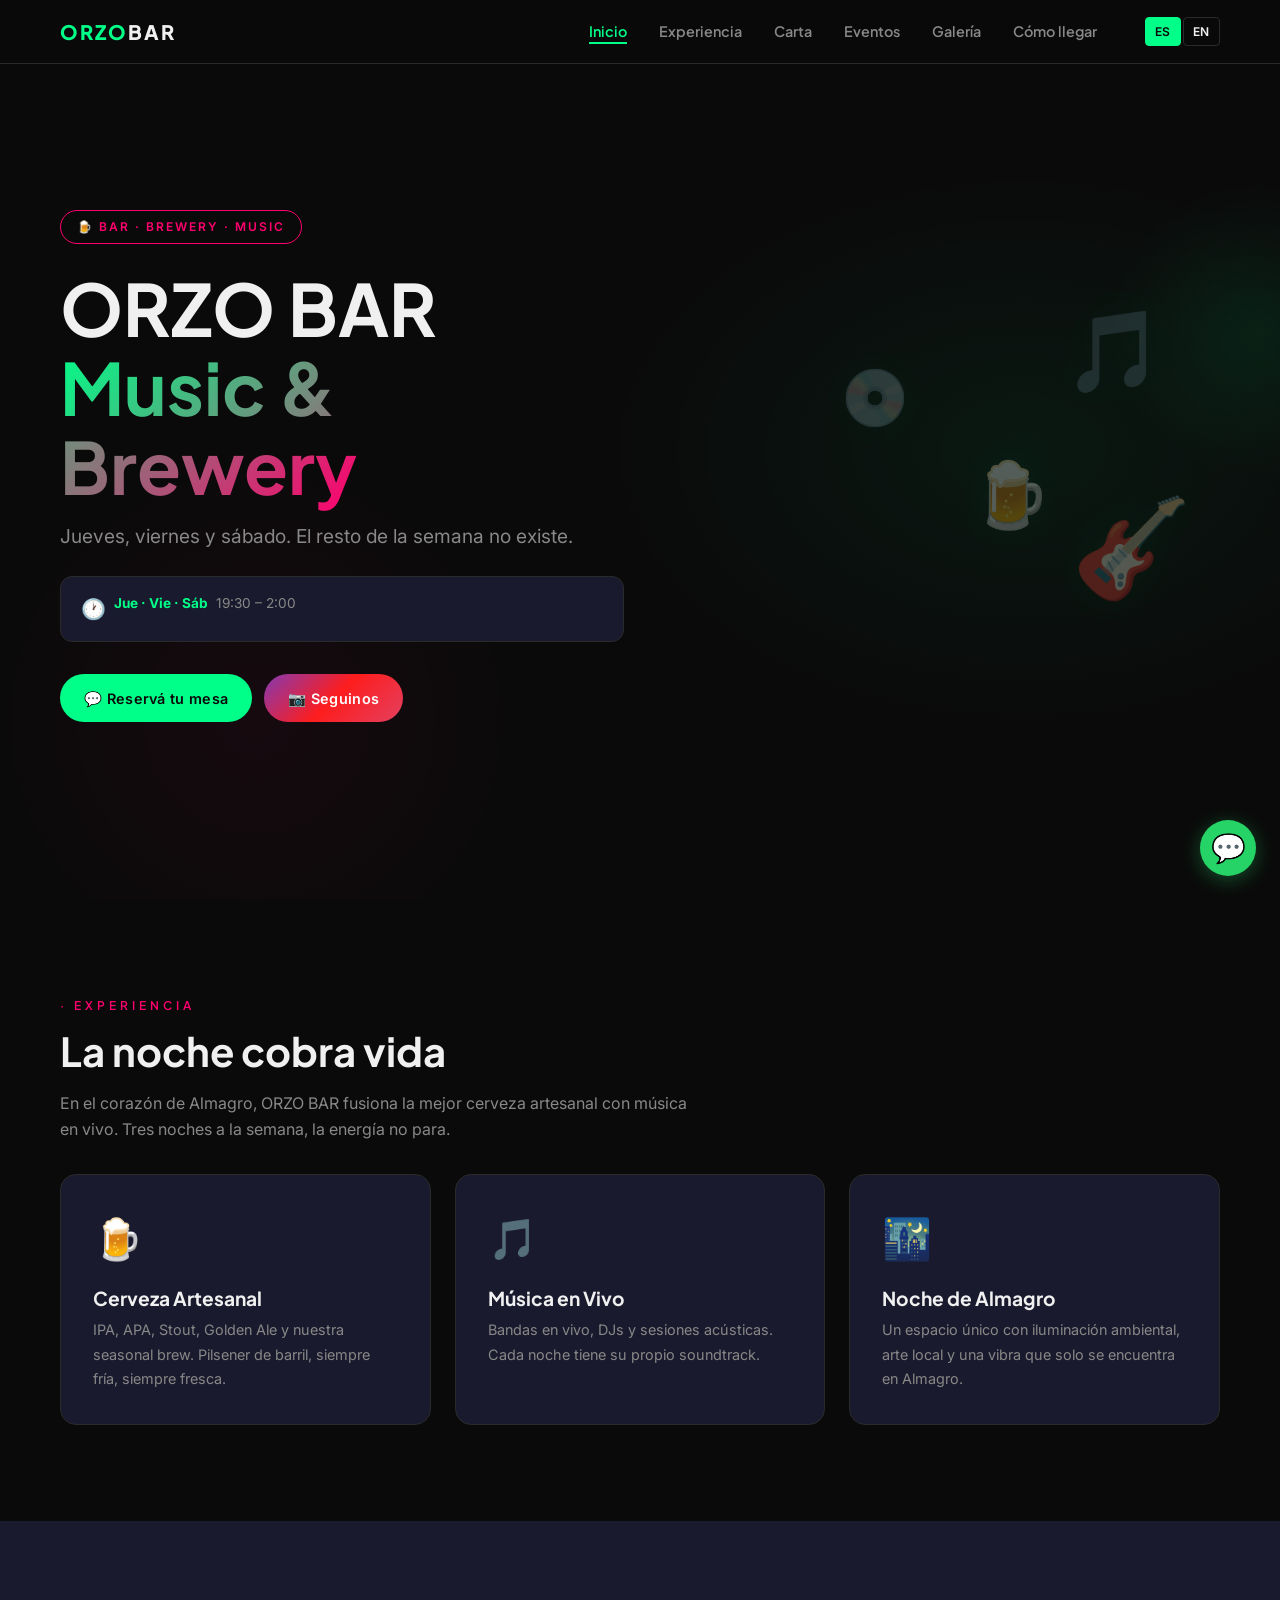
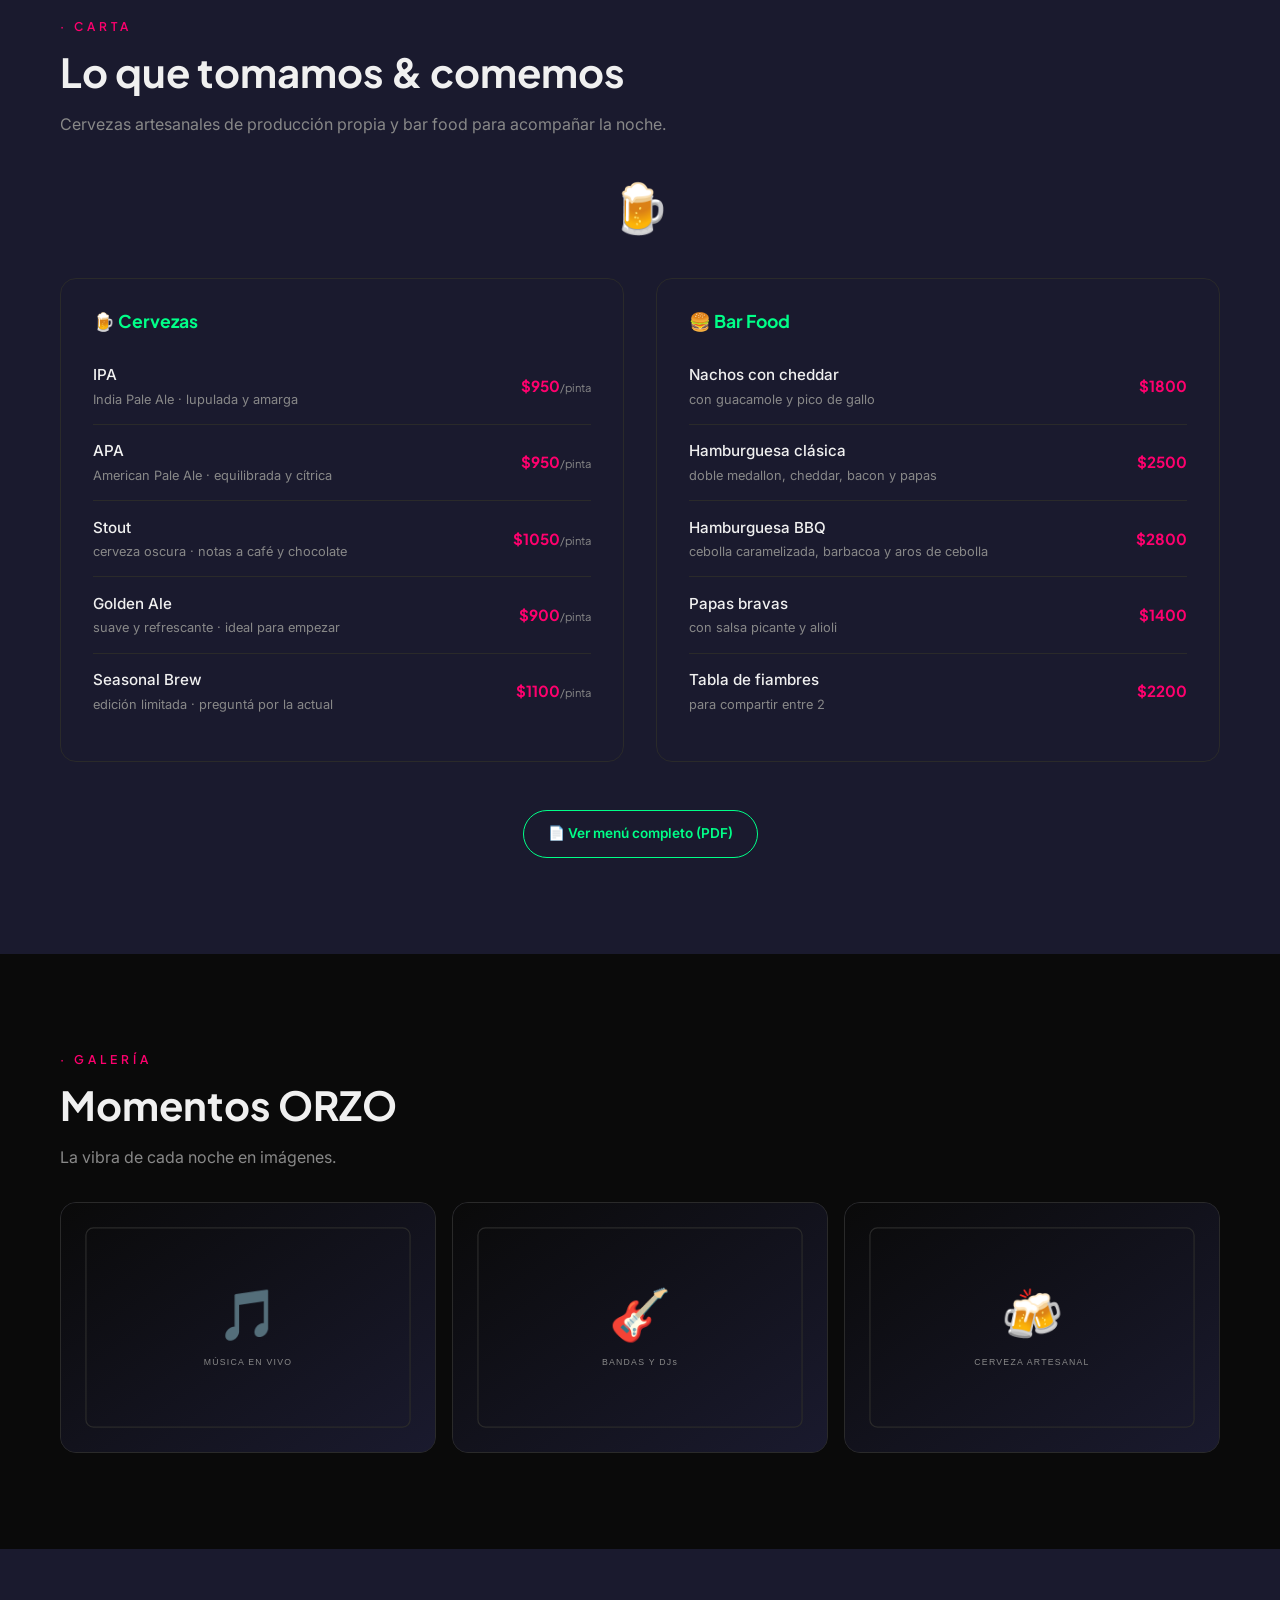
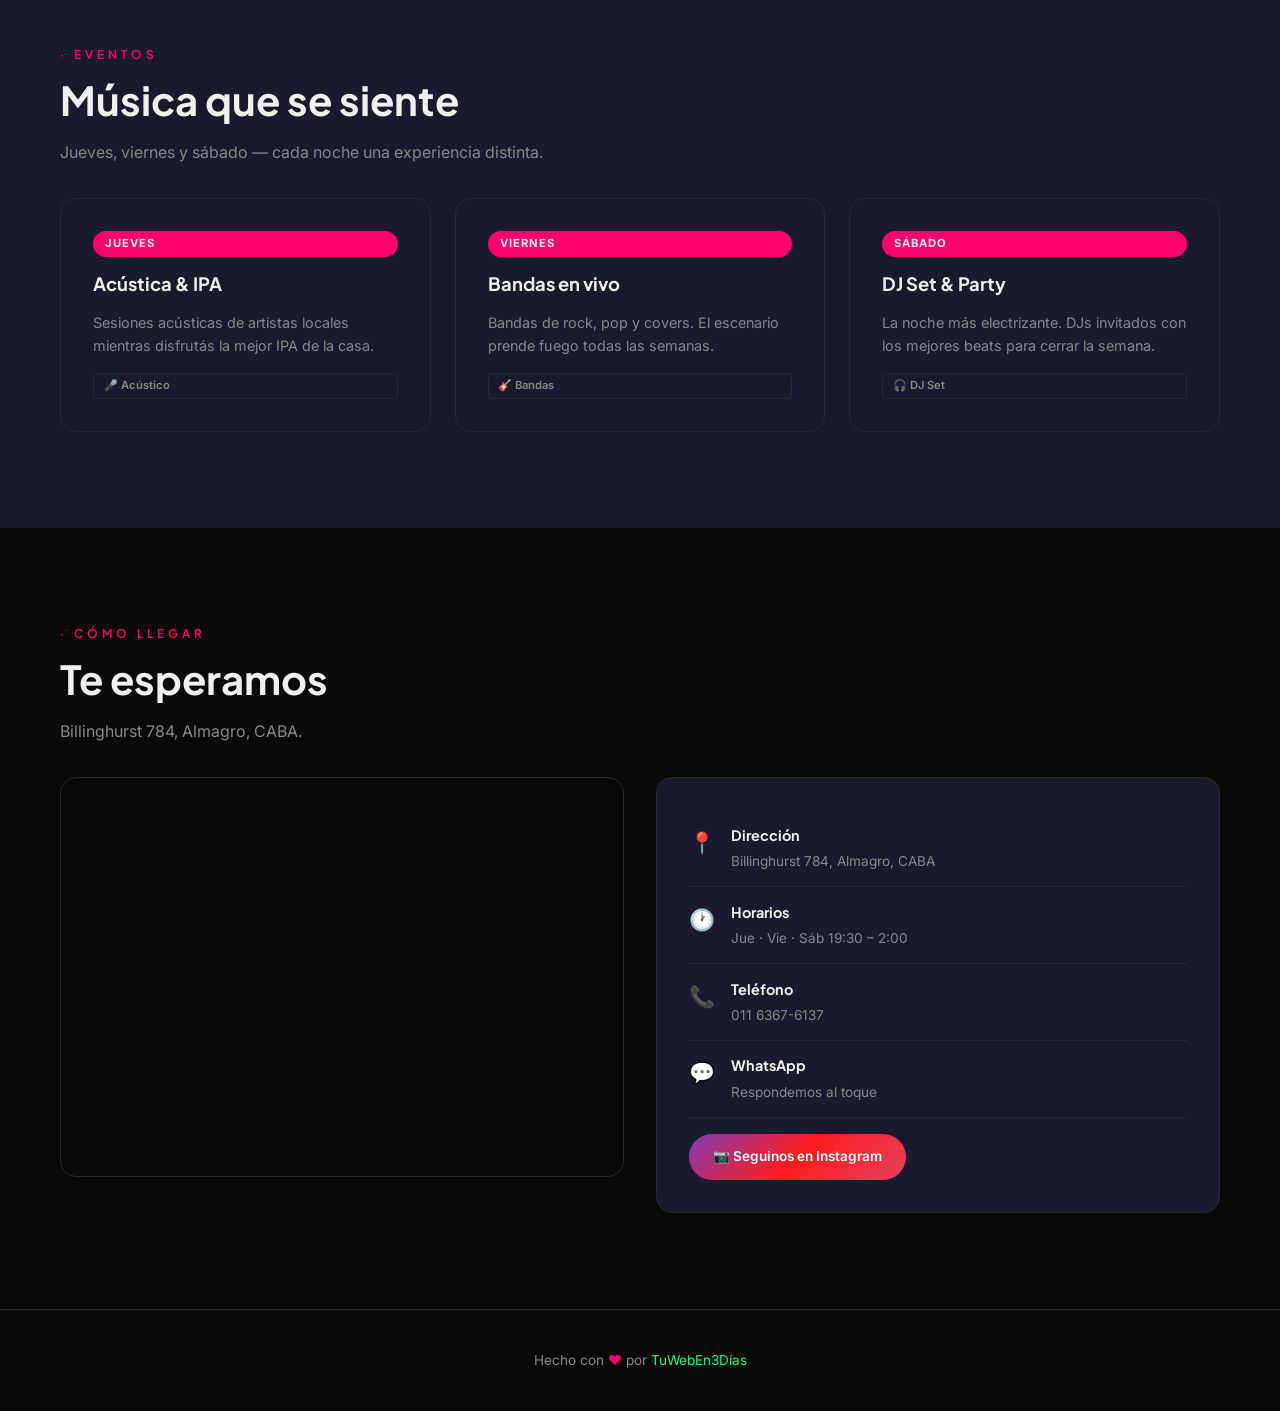
<file: index.html>
<!DOCTYPE html>
<html lang="es" prefix="og: https://ogp.me/ns#">
<head>
<meta charset="UTF-8">
<meta name="viewport" content="width=device-width, initial-scale=1.0">
<title>ORZO BAR Music & Brewery — Cerveza artesanal y música en vivo en Almagro</title>
<meta name="description" content="ORZO BAR Music & Brewery en Almagro, CABA. Cerveza artesanal, música en vivo, DJs y bands. Abierto jueves, viernes y sábados de 19:30 a 2:00.">
<meta name="keywords" content="orzo bar, cerveza artesanal, música en vivo, almagro, bar almagro, brewery buenos aires, craft beer caba">
<meta name="robots" content="index, follow">
<meta name="language" content="es">
<meta property="og:title" content="ORZO BAR Music & Brewery — Cerveza artesanal y música en vivo">
<meta property="og:description" content="Cerveza artesanal, música en vivo, DJs y bands en Almagro. Abierto jueves, viernes y sábados.">
<meta property="og:type" content="website">
<meta property="og:url" content="https://tuweben3dias.github.io/demo-orzo-bar-music-brewery/">
<meta property="og:locale" content="es_AR">
<meta name="theme-color" content="#0A0A0A">
<link rel="canonical" href="https://tuweben3dias.github.io/demo-orzo-bar-music-brewery/">
<link rel="alternate" hreflang="es" href="https://tuweben3dias.github.io/demo-orzo-bar-music-brewery/">
<link rel="alternate" hreflang="en" href="https://tuweben3dias.github.io/demo-orzo-bar-music-brewery/en/">
<link rel="preconnect" href="https://fonts.googleapis.com">
<link rel="preconnect" href="https://fonts.gstatic.com" crossorigin>
<link href="https://fonts.googleapis.com/css2?family=Inter:wght@400;500;600;700&family=Plus+Jakarta+Sans:wght@600;700;800&display=swap" rel="stylesheet">
<link rel="stylesheet" href="css/styles.css">
<script type="application/ld+json">
{
  "@context": "https://schema.org",
  "@type": "BarOrPub",
  "name": "ORZO BAR Music & Brewery",
  "description": "Bar de cerveza artesanal y música en vivo en Almagro, Buenos Aires.",
  "url": "https://tuweben3dias.github.io/demo-orzo-bar-music-brewery/",
  "telephone": "+54 11 6367-6137",
  "image": "https://tuweben3dias.github.io/demo-orzo-bar-music-brewery/imgs/placeholder-hero.svg",
  "address": {
    "@type": "PostalAddress",
    "streetAddress": "Billinghurst 784",
    "addressLocality": "Almagro",
    "addressRegion": "CABA",
    "addressCountry": "AR",
    "postalCode": "C1174 ABN"
  },
  "geo": {
    "@type": "GeoCoordinates",
    "latitude": -34.6037,
    "longitude": -58.4204
  },
  "openingHoursSpecification": [
    { "@type": "OpeningHoursSpecification", "dayOfWeek": "Thursday", "opens": "19:30", "closes": "02:00" },
    { "@type": "OpeningHoursSpecification", "dayOfWeek": "Friday", "opens": "19:30", "closes": "02:00" },
    { "@type": "OpeningHoursSpecification", "dayOfWeek": "Saturday", "opens": "19:30", "closes": "02:00" }
  ],
  "sameAs": "https://www.instagram.com/orzobarmusic"
}
</script>

<!-- Google tag (gtag.js) -->
<script async src="https://www.googletagmanager.com/gtag/js?id=G-WNGLL9WG7B"></script>
<script>
  window.dataLayer = window.dataLayer || [];
  function gtag(){dataLayer.push(arguments);}
  gtag('js', new Date());
  gtag('config', 'G-WNGLL9WG7B');
</script>

</head>
<body>

<!-- NAVBAR -->
<nav class="nav" aria-label="Navegación principal">
  <div class="container">
    <a href="#" class="nav-logo">ORZO<span>BAR</span></a>
    <button class="nav-toggle" aria-label="Abrir menú" aria-expanded="false">
      <span></span><span></span><span></span>
    </button>
    <ul class="nav-menu" role="menubar">
      <li><a href="#inicio" class="nav-link" role="menuitem">Inicio</a></li>
      <li><a href="#experiencia" class="nav-link" role="menuitem">Experiencia</a></li>
      <li><a href="#carta" class="nav-link" role="menuitem">Carta</a></li>
      <li><a href="#eventos" class="nav-link" role="menuitem">Eventos</a></li>
      <li><a href="#galeria" class="nav-link" role="menuitem">Galería</a></li>
      <li><a href="#como-llegar" class="nav-link" role="menuitem">Cómo llegar</a></li>
      <li class="nav-lang">
        <a href="/demo-orzo-bar-music-brewery/" class="active" aria-label="Español">ES</a>
        <a href="/demo-orzo-bar-music-brewery/en/" aria-label="English">EN</a>
      </li>
    </ul>
  </div>
</nav>
<div class="nav-overlay" aria-hidden="true"></div>

<!-- HERO -->
<section id="inicio" class="hero">
  <div class="hero-glow" aria-hidden="true"></div>
  <div class="container hero-grid">
    <div class="hero-content">
      <div class="hero-badge fade-in">🍺 Bar · Brewery · Music</div>
      <h1 class="hero-title fade-in" style="transition-delay:.1s">
        ORZO BAR<br>
        <span class="highlight">Music &amp; Brewery</span>
      </h1>
      <p class="hero-tagline fade-in" style="transition-delay:.2s">
        Jueves, viernes y sábado. El resto de la semana no existe.
      </p>
      <div class="hero-hours fade-in" style="transition-delay:.25s">
        <span class="hero-hours-icon">🕐</span>
        <span class="hero-hours-text">
          <strong>Jue · Vie · Sáb</strong> &nbsp;19:30 – 2:00
        </span>
      </div>
      <div class="hero-actions fade-in" style="transition-delay:.3s">
        <a href="https://wa.me/5491163676137?text=%C2%A1Hola!%20Quiero%20m%C3%A1s%20informaci%C3%B3n%20sobre%20ORZO%20BAR%20Music%20%26%20Brewery%20%F0%9F%8D%BA%F0%9F%8E%B5" target="_blank" rel="noopener" class="btn btn-primary wa-hero">💬 Reservá tu mesa</a>
        <a href="https://www.instagram.com/orzobarmusic" target="_blank" rel="noopener" class="btn btn-ig">📷 Seguinos</a>
      </div>
    </div>
    <div class="hero-decor fade-in" style="transition-delay:.35s">
      <div class="hero-decor-inner">
        <div class="floating-el" aria-hidden="true">🎵</div>
        <div class="floating-el" aria-hidden="true">🍺</div>
        <div class="floating-el" aria-hidden="true">🎸</div>
        <div class="floating-el" aria-hidden="true">💿</div>
      </div>
    </div>
  </div>
</section>

<!-- EXPERIENCIA -->
<section id="experiencia" class="section">
  <div class="container">
    <div class="fade-in">
      <span class="section-label">· Experiencia</span>
      <h2 class="section-title">La noche cobra vida</h2>
      <p class="section-sub">En el corazón de Almagro, ORZO BAR fusiona la mejor cerveza artesanal con música en vivo. Tres noches a la semana, la energía no para.</p>
    </div>
    <div class="experiencia-grid stagger-children">
      <article class="exp-card">
        <div class="exp-icon">🍺</div>
        <h3>Cerveza Artesanal</h3>
        <p>IPA, APA, Stout, Golden Ale y nuestra seasonal brew. Pilsener de barril, siempre fría, siempre fresca.</p>
      </article>
      <article class="exp-card">
        <div class="exp-icon">🎵</div>
        <h3>Música en Vivo</h3>
        <p>Bandas en vivo, DJs y sesiones acústicas. Cada noche tiene su propio soundtrack.</p>
      </article>
      <article class="exp-card">
        <div class="exp-icon">🌃</div>
        <h3>Noche de Almagro</h3>
        <p>Un espacio único con iluminación ambiental, arte local y una vibra que solo se encuentra en Almagro.</p>
      </article>
    </div>
  </div>
</section>

<!-- CARTA -->
<section id="carta" class="section" style="background:var(--color-surface)">
  <div class="container">
    <div class="fade-in">
      <span class="section-label">· Carta</span>
      <h2 class="section-title">Lo que tomamos &amp; comemos</h2>
      <p class="section-sub">Cervezas artesanales de producción propia y bar food para acompañar la noche.</p>
    </div>
    <div class="carta-header-img fade-in">🍺</div>
    <div class="carta-grid stagger-children">
      <div class="carta-card">
        <h3>🍺 Cervezas</h3>
        <div class="carta-item">
          <div><span class="carta-item-name">IPA</span><span class="carta-item-desc">India Pale Ale · lupulada y amarga</span></div>
          <span class="carta-item-price">$950<span>/pinta</span></span>
        </div>
        <div class="carta-item">
          <div><span class="carta-item-name">APA</span><span class="carta-item-desc">American Pale Ale · equilibrada y cítrica</span></div>
          <span class="carta-item-price">$950<span>/pinta</span></span>
        </div>
        <div class="carta-item">
          <div><span class="carta-item-name">Stout</span><span class="carta-item-desc">cerveza oscura · notas a café y chocolate</span></div>
          <span class="carta-item-price">$1050<span>/pinta</span></span>
        </div>
        <div class="carta-item">
          <div><span class="carta-item-name">Golden Ale</span><span class="carta-item-desc">suave y refrescante · ideal para empezar</span></div>
          <span class="carta-item-price">$900<span>/pinta</span></span>
        </div>
        <div class="carta-item">
          <div><span class="carta-item-name">Seasonal Brew</span><span class="carta-item-desc">edición limitada · preguntá por la actual</span></div>
          <span class="carta-item-price">$1100<span>/pinta</span></span>
        </div>
      </div>
      <div class="carta-card">
        <h3>🍔 Bar Food</h3>
        <div class="carta-item">
          <div><span class="carta-item-name">Nachos con cheddar</span><span class="carta-item-desc">con guacamole y pico de gallo</span></div>
          <span class="carta-item-price">$1800</span>
        </div>
        <div class="carta-item">
          <div><span class="carta-item-name">Hamburguesa clásica</span><span class="carta-item-desc">doble medallon, cheddar, bacon y papas</span></div>
          <span class="carta-item-price">$2500</span>
        </div>
        <div class="carta-item">
          <div><span class="carta-item-name">Hamburguesa BBQ</span><span class="carta-item-desc">cebolla caramelizada, barbacoa y aros de cebolla</span></div>
          <span class="carta-item-price">$2800</span>
        </div>
        <div class="carta-item">
          <div><span class="carta-item-name">Papas bravas</span><span class="carta-item-desc">con salsa picante y alioli</span></div>
          <span class="carta-item-price">$1400</span>
        </div>
        <div class="carta-item">
          <div><span class="carta-item-name">Tabla de fiambres</span><span class="carta-item-desc">para compartir entre 2</span></div>
          <span class="carta-item-price">$2200</span>
        </div>
      </div>
    </div>
    <div class="fade-in" style="text-align:center;margin-top:2rem">
      <a href="docs/menu.pdf" target="_blank" rel="noopener" class="carta-pdf-link">📄 Ver menú completo (PDF)</a>
    </div>
  </div>
</section>

<!-- GALERIA -->
<section id="galeria" class="section">
  <div class="container">
    <div class="fade-in">
      <span class="section-label">· Galería</span>
      <h2 class="section-title">Momentos ORZO</h2>
      <p class="section-sub">La vibra de cada noche en imágenes.</p>
    </div>
    <div class="galeria-grid stagger-children">
      <figure class="galeria-item">
        <img src="imgs/placeholder-gallery-1.svg" alt="Música en vivo en ORZO BAR" loading="lazy" width="600" height="400">
      </figure>
      <figure class="galeria-item">
        <img src="imgs/placeholder-gallery-2.svg" alt="Bandas y DJs en ORZO BAR" loading="lazy" width="600" height="400">
      </figure>
      <figure class="galeria-item">
        <img src="imgs/placeholder-gallery-3.svg" alt="Cerveza artesanal en ORZO BAR" loading="lazy" width="600" height="400">
      </figure>
    </div>
  </div>
</section>

<!-- EVENTOS -->
<section id="eventos" class="section" style="background:var(--color-surface)">
  <div class="container">
    <div class="fade-in">
      <span class="section-label">· Eventos</span>
      <h2 class="section-title">Música que se siente</h2>
      <p class="section-sub">Jueves, viernes y sábado — cada noche una experiencia distinta.</p>
    </div>
    <div class="eventos-grid stagger-children">
      <article class="evento-card">
        <span class="evento-date">Jueves</span>
        <h3>Acústica &amp; IPA</h3>
        <p>Sesiones acústicas de artistas locales mientras disfrutás la mejor IPA de la casa.</p>
        <span class="evento-tag">🎤 Acústico</span>
      </article>
      <article class="evento-card">
        <span class="evento-date">Viernes</span>
        <h3>Bandas en vivo</h3>
        <p>Bandas de rock, pop y covers. El escenario prende fuego todas las semanas.</p>
        <span class="evento-tag">🎸 Bandas</span>
      </article>
      <article class="evento-card">
        <span class="evento-date">Sábado</span>
        <h3>DJ Set &amp; Party</h3>
        <p>La noche más electrizante. DJs invitados con los mejores beats para cerrar la semana.</p>
        <span class="evento-tag">🎧 DJ Set</span>
      </article>
    </div>
  </div>
</section>

<!-- COMO LLEGAR -->
<section id="como-llegar" class="section">
  <div class="container">
    <div class="fade-in">
      <span class="section-label">· Cómo llegar</span>
      <h2 class="section-title">Te esperamos</h2>
      <p class="section-sub">Billinghurst 784, Almagro, CABA.</p>
    </div>
    <div class="llegar-grid stagger-children">
      <div class="map-container">
        <iframe src="https://www.google.com/maps/embed?pb=!1m18!1m12!1m3!1d3284.029!2d-58.4204!3d-34.6037!2m3!1f0!2f0!3f0!3m2!1i1024!2i768!4f13.1!3m3!1m2!1s0x0%3A0x0!2zMzTCsDM2JzEzLjMiUyA1OMKwMjUnMTMuNCJX!5e0!3m2!1ses!2sar!4v1" allowfullscreen loading="lazy" title="Ubicación de ORZO BAR Music & Brewery"></iframe>
      </div>
      <div class="llegar-info">
        <div class="llegar-info-item">
          <span class="llegar-info-icon">📍</span>
          <div class="llegar-info-text">
            <strong>Dirección</strong>
            <span>Billinghurst 784, Almagro, CABA</span>
          </div>
        </div>
        <div class="llegar-info-item">
          <span class="llegar-info-icon">🕐</span>
          <div class="llegar-info-text">
            <strong>Horarios</strong>
            <span>Jue · Vie · Sáb 19:30 – 2:00</span>
          </div>
        </div>
        <div class="llegar-info-item">
          <span class="llegar-info-icon">📞</span>
          <div class="llegar-info-text">
            <strong>Teléfono</strong>
            <span>011 6367-6137</span>
          </div>
        </div>
        <div class="llegar-info-item">
          <span class="llegar-info-icon">💬</span>
          <div class="llegar-info-text">
            <strong>WhatsApp</strong>
            <span>Respondemos al toque</span>
          </div>
        </div>
        <a href="https://www.instagram.com/orzobarmusic" target="_blank" rel="noopener" class="llegar-ig">📷 Seguinos en Instagram</a>
      </div>
    </div>
  </div>
</section>

<!-- WHATSAPP FLOAT -->
<a href="https://wa.me/5491163676137?text=%C2%A1Hola!%20Quiero%20m%C3%A1s%20informaci%C3%B3n%20sobre%20ORZO%20BAR%20Music%20%26%20Brewery%20%F0%9F%8D%BA%F0%9F%8E%B5" target="_blank" rel="noopener" class="whatsapp-float" aria-label="Contactar por WhatsApp">💬</a>

<!-- FOOTER -->
<footer class="footer">
  <p>Hecho con <span class="footer-heart">❤️</span> por <a href="https://tuweben3dias.com" target="_blank" rel="noopener">TuWebEn3Días</a></p>
</footer>

<script src="js/main.js"></script>
</body>
</html>
</file>
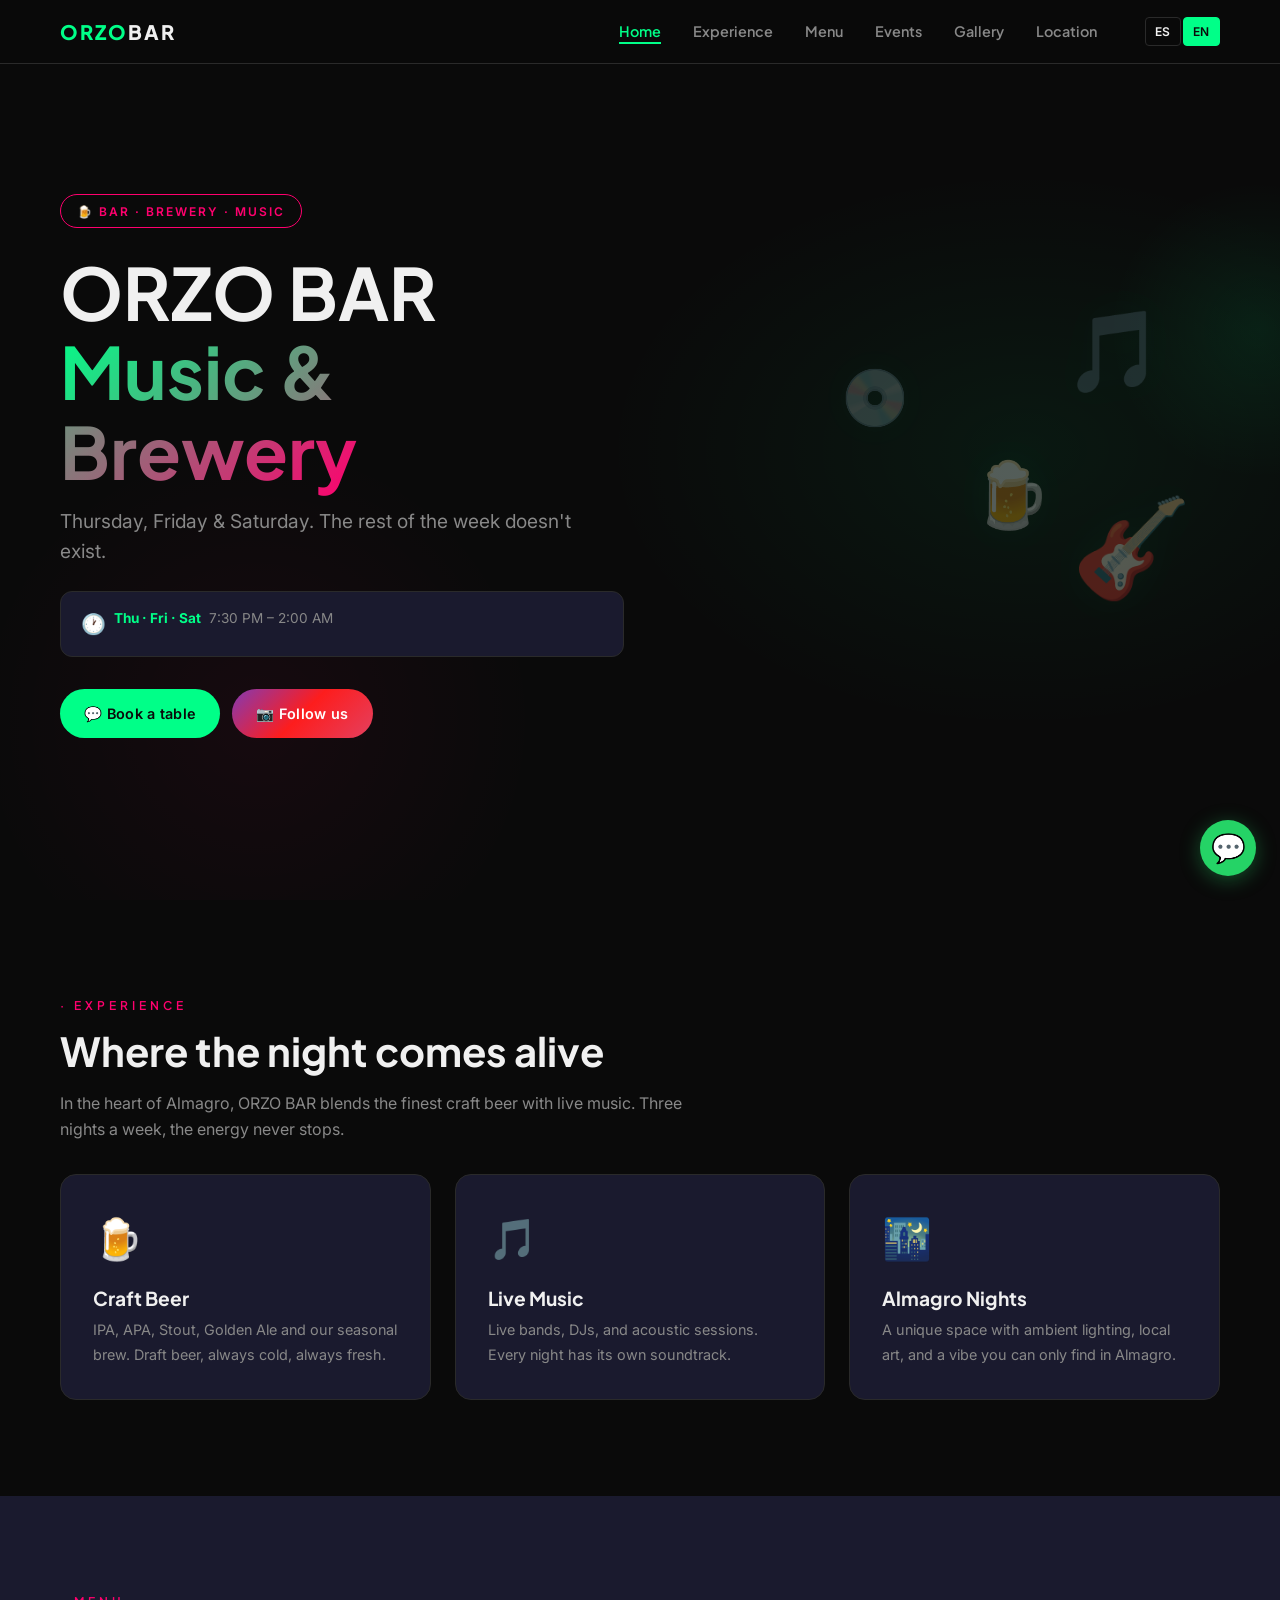
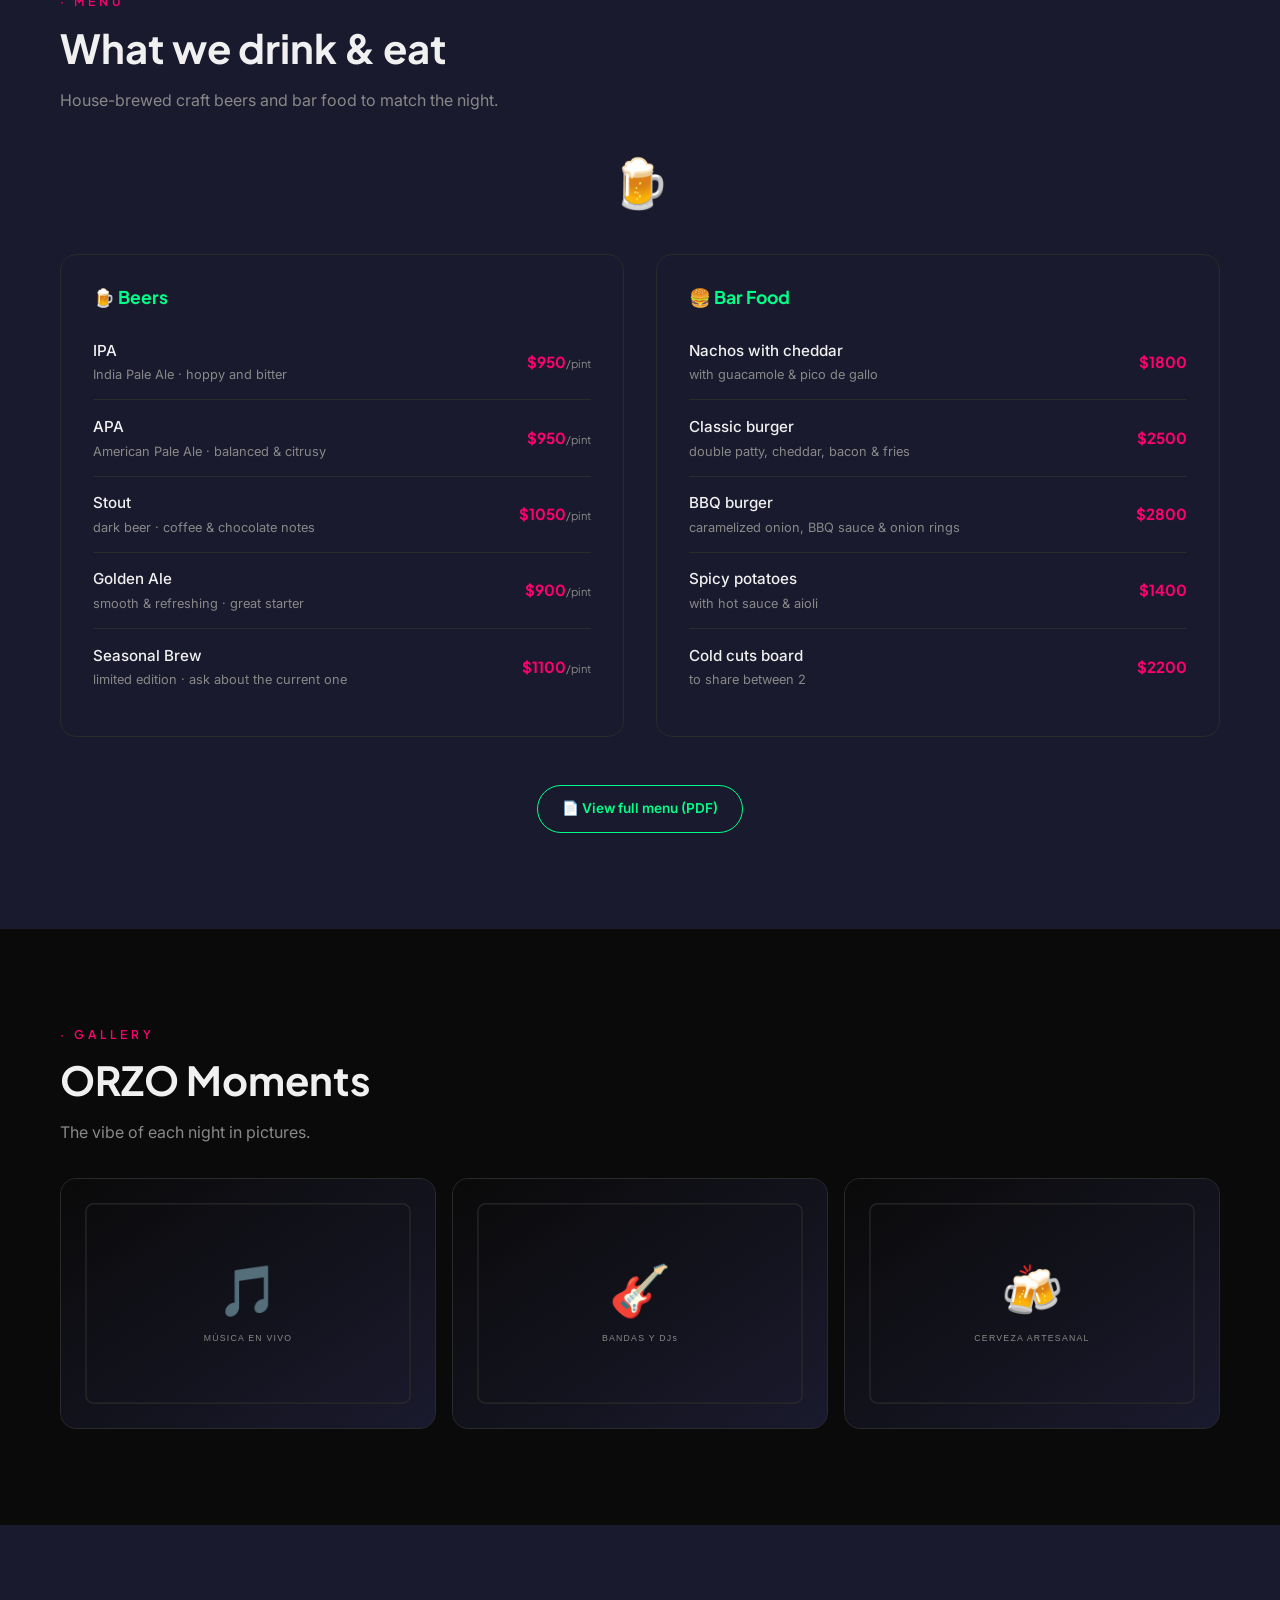
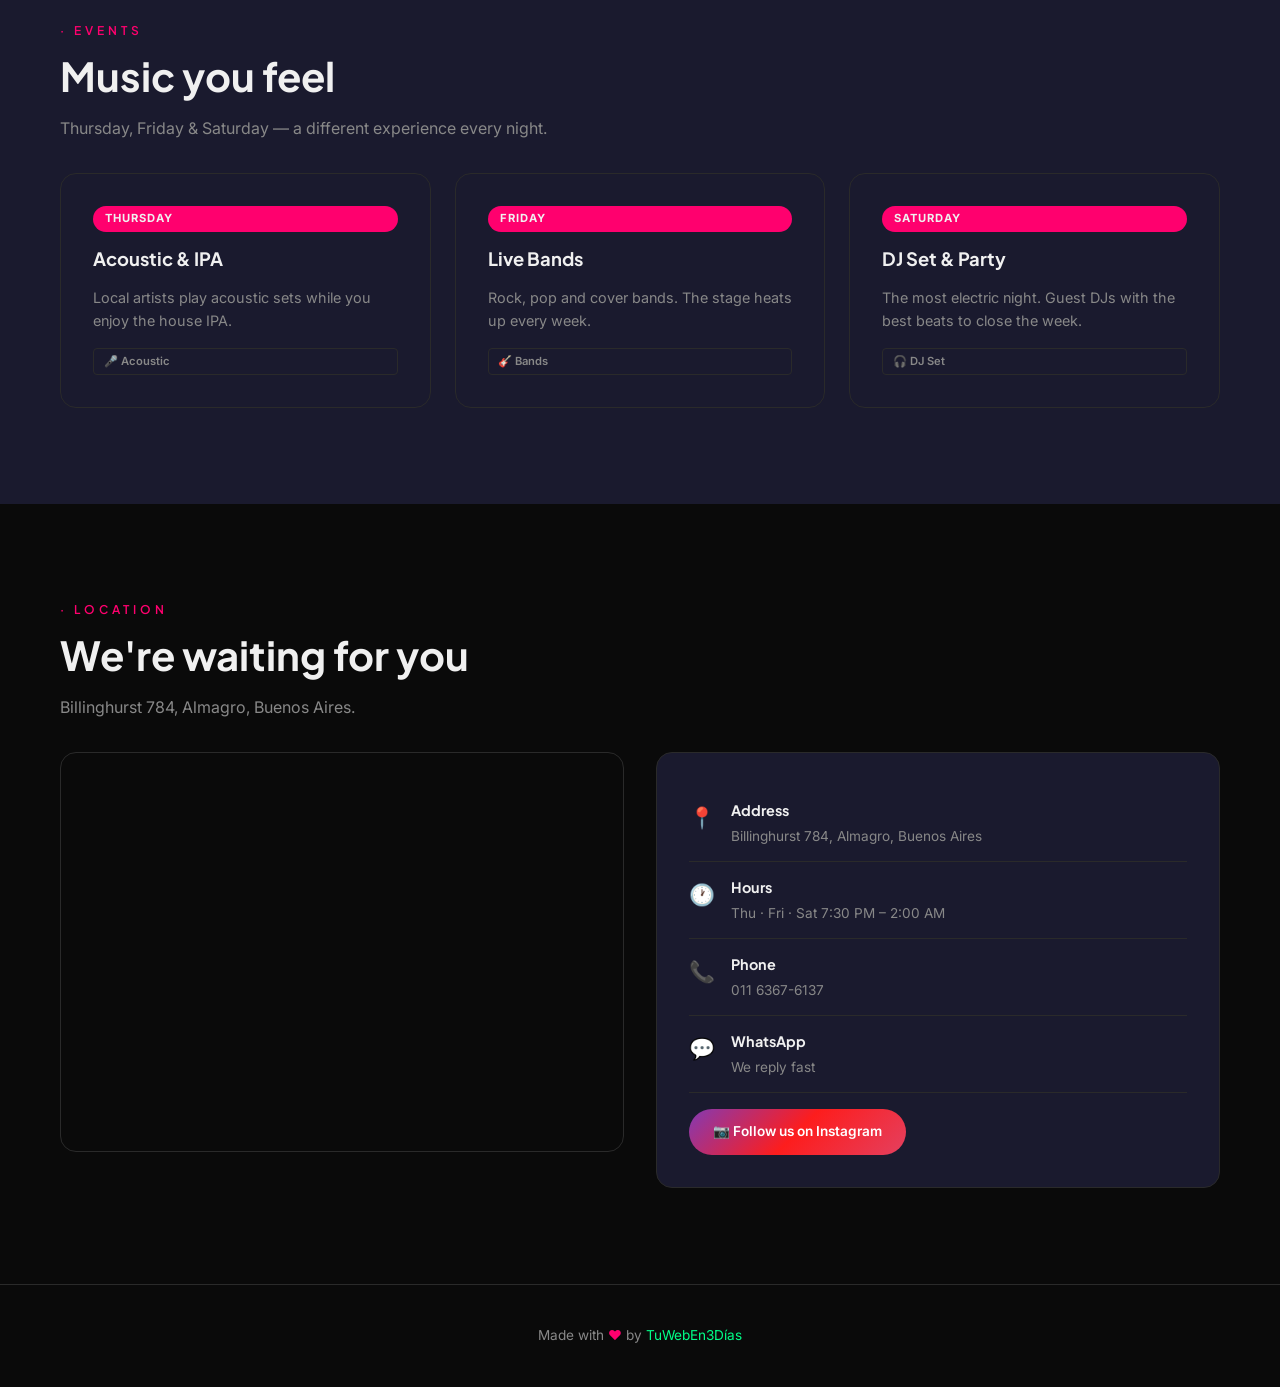
<file: en/index.html>
<!DOCTYPE html>
<html lang="en" prefix="og: https://ogp.me/ns#">
<head>
<meta charset="UTF-8">
<meta name="viewport" content="width=device-width, initial-scale=1.0">
<title>ORZO BAR Music & Brewery — Craft beer & live music in Almagro, Buenos Aires</title>
<meta name="description" content="ORZO BAR Music & Brewery in Almagro, Buenos Aires. Craft beer, live music, DJs and bands. Open Thursday, Friday and Saturday from 7:30 PM to 2:00 AM.">
<meta name="keywords" content="orzo bar, craft beer, live music, almagro, brewery buenos aires, bar almagro">
<meta name="robots" content="index, follow">
<meta name="language" content="en">
<meta property="og:title" content="ORZO BAR Music & Brewery — Craft beer & live music">
<meta property="og:description" content="Craft beer, live music, DJs and bands in Almagro. Open Thursday, Friday and Saturday.">
<meta property="og:type" content="website">
<meta property="og:url" content="https://tuweben3dias.github.io/demo-orzo-bar-music-brewery/en/">
<meta property="og:locale" content="en_US">
<meta name="theme-color" content="#0A0A0A">
<link rel="canonical" href="https://tuweben3dias.github.io/demo-orzo-bar-music-brewery/en/">
<link rel="alternate" hreflang="es" href="https://tuweben3dias.github.io/demo-orzo-bar-music-brewery/">
<link rel="alternate" hreflang="en" href="https://tuweben3dias.github.io/demo-orzo-bar-music-brewery/en/">
<link rel="preconnect" href="https://fonts.googleapis.com">
<link rel="preconnect" href="https://fonts.gstatic.com" crossorigin>
<link href="https://fonts.googleapis.com/css2?family=Inter:wght@400;500;600;700&family=Plus+Jakarta+Sans:wght@600;700;800&display=swap" rel="stylesheet">
<link rel="stylesheet" href="../css/styles.css">
<script type="application/ld+json">
{
  "@context": "https://schema.org",
  "@type": "BarOrPub",
  "name": "ORZO BAR Music & Brewery",
  "description": "Craft beer bar and live music venue in Almagro, Buenos Aires.",
  "url": "https://tuweben3dias.github.io/demo-orzo-bar-music-brewery/en/",
  "telephone": "+54 11 6367-6137",
  "image": "https://tuweben3dias.github.io/demo-orzo-bar-music-brewery/imgs/placeholder-hero.svg",
  "address": {
    "@type": "PostalAddress",
    "streetAddress": "Billinghurst 784",
    "addressLocality": "Almagro",
    "addressRegion": "CABA",
    "addressCountry": "AR",
    "postalCode": "C1174 ABN"
  },
  "geo": {
    "@type": "GeoCoordinates",
    "latitude": -34.6037,
    "longitude": -58.4204
  },
  "openingHoursSpecification": [
    { "@type": "OpeningHoursSpecification", "dayOfWeek": "Thursday", "opens": "19:30", "closes": "02:00" },
    { "@type": "OpeningHoursSpecification", "dayOfWeek": "Friday", "opens": "19:30", "closes": "02:00" },
    { "@type": "OpeningHoursSpecification", "dayOfWeek": "Saturday", "opens": "19:30", "closes": "02:00" }
  ],
  "sameAs": "https://www.instagram.com/orzobarmusic"
}
</script>
<script async src="https://www.googletagmanager.com/gtag/js?id=G-WNGLL9WG7B"></script>
<script>window.dataLayer=window.dataLayer||[];function gtag(){dataLayer.push(arguments)}gtag('js',new Date());gtag('config','G-WNGLL9WG7B');</script>
</head>
<body>

<!-- NAVBAR -->
<nav class="nav" aria-label="Main navigation">
  <div class="container">
    <a href="#" class="nav-logo">ORZO<span>BAR</span></a>
    <button class="nav-toggle" aria-label="Open menu" aria-expanded="false">
      <span></span><span></span><span></span>
    </button>
    <ul class="nav-menu" role="menubar">
      <li><a href="#home" class="nav-link" role="menuitem">Home</a></li>
      <li><a href="#experience" class="nav-link" role="menuitem">Experience</a></li>
      <li><a href="#menu" class="nav-link" role="menuitem">Menu</a></li>
      <li><a href="#events" class="nav-link" role="menuitem">Events</a></li>
      <li><a href="#gallery" class="nav-link" role="menuitem">Gallery</a></li>
      <li><a href="#location" class="nav-link" role="menuitem">Location</a></li>
      <li class="nav-lang">
        <a href="/demo-orzo-bar-music-brewery/" aria-label="Español">ES</a>
        <a href="/demo-orzo-bar-music-brewery/en/" class="active" aria-label="English">EN</a>
      </li>
    </ul>
  </div>
</nav>
<div class="nav-overlay" aria-hidden="true"></div>

<!-- HERO -->
<section id="home" class="hero">
  <div class="hero-glow" aria-hidden="true"></div>
  <div class="container hero-grid">
    <div class="hero-content">
      <div class="hero-badge fade-in">🍺 Bar · Brewery · Music</div>
      <h1 class="hero-title fade-in" style="transition-delay:.1s">
        ORZO BAR<br>
        <span class="highlight">Music &amp; Brewery</span>
      </h1>
      <p class="hero-tagline fade-in" style="transition-delay:.2s">
        Thursday, Friday & Saturday. The rest of the week doesn't exist.
      </p>
      <div class="hero-hours fade-in" style="transition-delay:.25s">
        <span class="hero-hours-icon">🕐</span>
        <span class="hero-hours-text">
          <strong>Thu · Fri · Sat</strong> &nbsp;7:30 PM – 2:00 AM
        </span>
      </div>
      <div class="hero-actions fade-in" style="transition-delay:.3s">
        <a href="https://wa.me/5491163676137?text=Hi!%20I%27d%20like%20more%20info%20about%20ORZO%20BAR%20Music%20%26%20Brewery%20%F0%9F%8D%BA%F0%9F%8E%B5" target="_blank" rel="noopener" class="btn btn-primary wa-hero">💬 Book a table</a>
        <a href="https://www.instagram.com/orzobarmusic" target="_blank" rel="noopener" class="btn btn-ig">📷 Follow us</a>
      </div>
    </div>
    <div class="hero-decor fade-in" style="transition-delay:.35s">
      <div class="hero-decor-inner">
        <div class="floating-el" aria-hidden="true">🎵</div>
        <div class="floating-el" aria-hidden="true">🍺</div>
        <div class="floating-el" aria-hidden="true">🎸</div>
        <div class="floating-el" aria-hidden="true">💿</div>
      </div>
    </div>
  </div>
</section>

<!-- EXPERIENCE -->
<section id="experience" class="section">
  <div class="container">
    <div class="fade-in">
      <span class="section-label">· Experience</span>
      <h2 class="section-title">Where the night comes alive</h2>
      <p class="section-sub">In the heart of Almagro, ORZO BAR blends the finest craft beer with live music. Three nights a week, the energy never stops.</p>
    </div>
    <div class="experiencia-grid stagger-children">
      <article class="exp-card">
        <div class="exp-icon">🍺</div>
        <h3>Craft Beer</h3>
        <p>IPA, APA, Stout, Golden Ale and our seasonal brew. Draft beer, always cold, always fresh.</p>
      </article>
      <article class="exp-card">
        <div class="exp-icon">🎵</div>
        <h3>Live Music</h3>
        <p>Live bands, DJs, and acoustic sessions. Every night has its own soundtrack.</p>
      </article>
      <article class="exp-card">
        <div class="exp-icon">🌃</div>
        <h3>Almagro Nights</h3>
        <p>A unique space with ambient lighting, local art, and a vibe you can only find in Almagro.</p>
      </article>
    </div>
  </div>
</section>

<!-- MENU -->
<section id="menu" class="section" style="background:var(--color-surface)">
  <div class="container">
    <div class="fade-in">
      <span class="section-label">· Menu</span>
      <h2 class="section-title">What we drink &amp; eat</h2>
      <p class="section-sub">House-brewed craft beers and bar food to match the night.</p>
    </div>
    <div class="carta-header-img fade-in">🍺</div>
    <div class="carta-grid stagger-children">
      <div class="carta-card">
        <h3>🍺 Beers</h3>
        <div class="carta-item">
          <div><span class="carta-item-name">IPA</span><span class="carta-item-desc">India Pale Ale · hoppy and bitter</span></div>
          <span class="carta-item-price">$950<span>/pint</span></span>
        </div>
        <div class="carta-item">
          <div><span class="carta-item-name">APA</span><span class="carta-item-desc">American Pale Ale · balanced & citrusy</span></div>
          <span class="carta-item-price">$950<span>/pint</span></span>
        </div>
        <div class="carta-item">
          <div><span class="carta-item-name">Stout</span><span class="carta-item-desc">dark beer · coffee & chocolate notes</span></div>
          <span class="carta-item-price">$1050<span>/pint</span></span>
        </div>
        <div class="carta-item">
          <div><span class="carta-item-name">Golden Ale</span><span class="carta-item-desc">smooth & refreshing · great starter</span></div>
          <span class="carta-item-price">$900<span>/pint</span></span>
        </div>
        <div class="carta-item">
          <div><span class="carta-item-name">Seasonal Brew</span><span class="carta-item-desc">limited edition · ask about the current one</span></div>
          <span class="carta-item-price">$1100<span>/pint</span></span>
        </div>
      </div>
      <div class="carta-card">
        <h3>🍔 Bar Food</h3>
        <div class="carta-item">
          <div><span class="carta-item-name">Nachos with cheddar</span><span class="carta-item-desc">with guacamole & pico de gallo</span></div>
          <span class="carta-item-price">$1800</span>
        </div>
        <div class="carta-item">
          <div><span class="carta-item-name">Classic burger</span><span class="carta-item-desc">double patty, cheddar, bacon & fries</span></div>
          <span class="carta-item-price">$2500</span>
        </div>
        <div class="carta-item">
          <div><span class="carta-item-name">BBQ burger</span><span class="carta-item-desc">caramelized onion, BBQ sauce & onion rings</span></div>
          <span class="carta-item-price">$2800</span>
        </div>
        <div class="carta-item">
          <div><span class="carta-item-name">Spicy potatoes</span><span class="carta-item-desc">with hot sauce & aioli</span></div>
          <span class="carta-item-price">$1400</span>
        </div>
        <div class="carta-item">
          <div><span class="carta-item-name">Cold cuts board</span><span class="carta-item-desc">to share between 2</span></div>
          <span class="carta-item-price">$2200</span>
        </div>
      </div>
    </div>
    <div class="fade-in" style="text-align:center;margin-top:2rem">
      <a href="../docs/menu.pdf" target="_blank" rel="noopener" class="carta-pdf-link">📄 View full menu (PDF)</a>
    </div>
  </div>
</section>

<!-- GALLERY -->
<section id="gallery" class="section">
  <div class="container">
    <div class="fade-in">
      <span class="section-label">· Gallery</span>
      <h2 class="section-title">ORZO Moments</h2>
      <p class="section-sub">The vibe of each night in pictures.</p>
    </div>
    <div class="galeria-grid stagger-children">
      <figure class="galeria-item">
        <img src="../imgs/placeholder-gallery-1.svg" alt="Live music at ORZO BAR" loading="lazy" width="600" height="400">
      </figure>
      <figure class="galeria-item">
        <img src="../imgs/placeholder-gallery-2.svg" alt="Bands and DJs at ORZO BAR" loading="lazy" width="600" height="400">
      </figure>
      <figure class="galeria-item">
        <img src="../imgs/placeholder-gallery-3.svg" alt="Craft beer at ORZO BAR" loading="lazy" width="600" height="400">
      </figure>
    </div>
  </div>
</section>

<!-- EVENTS -->
<section id="events" class="section" style="background:var(--color-surface)">
  <div class="container">
    <div class="fade-in">
      <span class="section-label">· Events</span>
      <h2 class="section-title">Music you feel</h2>
      <p class="section-sub">Thursday, Friday & Saturday — a different experience every night.</p>
    </div>
    <div class="eventos-grid stagger-children">
      <article class="evento-card">
        <span class="evento-date">Thursday</span>
        <h3>Acoustic &amp; IPA</h3>
        <p>Local artists play acoustic sets while you enjoy the house IPA.</p>
        <span class="evento-tag">🎤 Acoustic</span>
      </article>
      <article class="evento-card">
        <span class="evento-date">Friday</span>
        <h3>Live Bands</h3>
        <p>Rock, pop and cover bands. The stage heats up every week.</p>
        <span class="evento-tag">🎸 Bands</span>
      </article>
      <article class="evento-card">
        <span class="evento-date">Saturday</span>
        <h3>DJ Set &amp; Party</h3>
        <p>The most electric night. Guest DJs with the best beats to close the week.</p>
        <span class="evento-tag">🎧 DJ Set</span>
      </article>
    </div>
  </div>
</section>

<!-- LOCATION -->
<section id="location" class="section">
  <div class="container">
    <div class="fade-in">
      <span class="section-label">· Location</span>
      <h2 class="section-title">We're waiting for you</h2>
      <p class="section-sub">Billinghurst 784, Almagro, Buenos Aires.</p>
    </div>
    <div class="llegar-grid stagger-children">
      <div class="map-container">
        <iframe src="https://www.google.com/maps/embed?pb=!1m18!1m12!1m3!1d3284.029!2d-58.4204!3d-34.6037!2m3!1f0!2f0!3f0!3m2!1i1024!2i768!4f13.1!3m3!1m2!1s0x0%3A0x0!2zMzTCsDM2JzEzLjMiUyA1OMKwMjUnMTMuNCJX!5e0!3m2!1ses!2sar!4v1" allowfullscreen loading="lazy" title="ORZO BAR Music & Brewery location"></iframe>
      </div>
      <div class="llegar-info">
        <div class="llegar-info-item">
          <span class="llegar-info-icon">📍</span>
          <div class="llegar-info-text">
            <strong>Address</strong>
            <span>Billinghurst 784, Almagro, Buenos Aires</span>
          </div>
        </div>
        <div class="llegar-info-item">
          <span class="llegar-info-icon">🕐</span>
          <div class="llegar-info-text">
            <strong>Hours</strong>
            <span>Thu · Fri · Sat 7:30 PM – 2:00 AM</span>
          </div>
        </div>
        <div class="llegar-info-item">
          <span class="llegar-info-icon">📞</span>
          <div class="llegar-info-text">
            <strong>Phone</strong>
            <span>011 6367-6137</span>
          </div>
        </div>
        <div class="llegar-info-item">
          <span class="llegar-info-icon">💬</span>
          <div class="llegar-info-text">
            <strong>WhatsApp</strong>
            <span>We reply fast</span>
          </div>
        </div>
        <a href="https://www.instagram.com/orzobarmusic" target="_blank" rel="noopener" class="llegar-ig">📷 Follow us on Instagram</a>
      </div>
    </div>
  </div>
</section>

<!-- WHATSAPP FLOAT -->
<a href="https://wa.me/5491163676137?text=Hi!%20I%27d%20like%20more%20info%20about%20ORZO%20BAR%20Music%20%26%20Brewery%20%F0%9F%8D%BA%F0%9F%8E%B5" target="_blank" rel="noopener" class="whatsapp-float" aria-label="Contact via WhatsApp">💬</a>

<!-- FOOTER -->
<footer class="footer">
  <p>Made with <span class="footer-heart">❤️</span> by <a href="https://tuweben3dias.com" target="_blank" rel="noopener">TuWebEn3Días</a></p>
</footer>

<script src="../js/main.js"></script>
</body>
</html>
</file>
<file: css/styles.css>
/* ====================================================
   ORZO BAR Music & Brewery — Main Stylesheet
   Mobile-first, dark neon nightlife theme
   ==================================================== */

/* ----- CUSTOM PROPERTIES ----- */
:root {
  --color-bg: #0A0A0A;
  --color-surface: #1A1A2E;
  --color-accent: #00FF88;
  --color-accent-2: #FF006E;
  --color-text: #F0F0F0;
  --color-muted: #888888;
  --color-border: #2A2A2A;
  --font-title: 'Plus Jakarta Sans', sans-serif;
  --font-body: 'Inter', sans-serif;
  --nav-height: 64px;
  --max-width: 1200px;
  --transition: 0.3s cubic-bezier(0.4, 0, 0.2, 1);
}

/* ----- RESET ----- */
*,*::before,*::after{box-sizing:border-box;margin:0;padding:0}
html{scroll-behavior:smooth;scroll-padding-top:var(--nav-height)}
body{font-family:var(--font-body);background:var(--color-bg);color:var(--color-text);line-height:1.6;-webkit-font-smoothing:antialiased;-moz-osx-font-smoothing:grayscale}
img{max-width:100%;display:block}
a{color:inherit;text-decoration:none}
ul{list-style:none}
button{cursor:pointer;font-family:inherit;border:none;background:none;color:inherit}

/* ----- TYPOGRAPHY ----- */
h1,h2,h3,h4,h5,h6{font-family:var(--font-title);font-weight:700;line-height:1.2}
.section-label{font-family:var(--font-title);font-size:.75rem;font-weight:600;letter-spacing:4px;text-transform:uppercase;color:var(--color-accent-2);margin-bottom:.75rem;display:block}
.section-title{font-size:2rem;margin-bottom:1rem}
.section-sub{font-size:1rem;color:var(--color-muted);max-width:640px;margin-bottom:2rem}

/* ----- CONTAINER ----- */
.container{width:100%;max-width:var(--max-width);margin:0 auto;padding:0 1.25rem}
.section{padding:5rem 0}

/* ----- NAVBAR ----- */
.nav{position:fixed;top:0;left:0;width:100%;height:var(--nav-height);z-index:1000;background:rgba(10,10,10,.85);backdrop-filter:blur(16px);-webkit-backdrop-filter:blur(16px);border-bottom:1px solid var(--color-border);transition:var(--transition)}
.nav .container{height:100%;display:flex;align-items:center;justify-content:space-between}
.nav-logo{font-family:var(--font-title);font-weight:800;font-size:1.25rem;color:var(--color-accent);letter-spacing:2px}
.nav-logo span{color:var(--color-text)}
.nav-toggle{display:flex;flex-direction:column;gap:5px;padding:4px;z-index:1001}
.nav-toggle span{display:block;width:24px;height:2px;background:var(--color-text);border-radius:2px;transition:var(--transition)}
.nav-toggle.active span:nth-child(1){transform:rotate(45deg) translate(5px,5px)}
.nav-toggle.active span:nth-child(2){opacity:0}
.nav-toggle.active span:nth-child(3){transform:rotate(-45deg) translate(5px,-5px)}
.nav-menu{position:fixed;top:0;right:-100%;width:280px;height:100vh;background:var(--color-surface);padding:6rem 2rem 2rem;transition:var(--transition);border-left:1px solid var(--color-border);overflow-y:auto}
.nav-menu.open{right:0}
.nav-menu li{margin-bottom:1.25rem;opacity:0;transform:translateX(20px);transition:var(--transition)}
.nav-menu.open li{opacity:1;transform:translateX(0)}
.nav-menu.open li:nth-child(1){transition-delay:.1s}
.nav-menu.open li:nth-child(2){transition-delay:.15s}
.nav-menu.open li:nth-child(3){transition-delay:.2s}
.nav-menu.open li:nth-child(4){transition-delay:.25s}
.nav-menu.open li:nth-child(5){transition-delay:.3s}
.nav-menu.open li:nth-child(6){transition-delay:.35s}
.nav-link{font-family:var(--font-title);font-size:.9rem;font-weight:600;color:var(--color-muted);transition:var(--transition);position:relative;padding-bottom:4px}
.nav-link:hover,.nav-link.active{color:var(--color-accent)}
.nav-link::after{content:'';position:absolute;bottom:0;left:0;width:0;height:2px;background:var(--color-accent);transition:var(--transition)}
.nav-link:hover::after,.nav-link.active::after{width:100%}
.nav-lang{display:flex;gap:4px;margin-top:2rem;padding-top:2rem;border-top:1px solid var(--color-border)}
.nav-lang a{padding:.35rem .75rem;border-radius:4px;font-size:.8rem;font-weight:600;border:1px solid var(--color-border);transition:var(--transition)}
.nav-lang a.active{background:var(--color-accent);color:var(--color-bg);border-color:var(--color-accent)}
.nav-lang a:not(.active):hover{border-color:var(--color-accent);color:var(--color-accent)}
.nav-overlay{position:fixed;top:0;left:0;width:100%;height:100%;background:rgba(0,0,0,.6);z-index:999;opacity:0;pointer-events:none;transition:var(--transition)}
.nav-overlay.active{opacity:1;pointer-events:auto}

/* ----- HERO ----- */
.hero{min-height:100vh;display:flex;align-items:center;padding:6rem 0 4rem;position:relative;overflow:hidden}
.hero::before{content:'';position:absolute;inset:0;background:radial-gradient(ellipse 600px 400px at 80% 50%,rgba(0,255,136,.06),transparent 70%),radial-gradient(ellipse 400px 400px at 20% 80%,rgba(255,0,110,.05),transparent 70%);pointer-events:none}
.hero-grid{display:grid;gap:3rem;align-items:center}
.hero-content{position:relative;z-index:2}
.hero-badge{display:inline-flex;align-items:center;gap:.5rem;padding:.4rem 1rem;border:1px solid var(--color-accent-2);border-radius:100px;font-size:.75rem;font-weight:600;color:var(--color-accent-2);margin-bottom:1.5rem;text-transform:uppercase;letter-spacing:2px}
.hero-title{font-size:3rem;line-height:1.1;margin-bottom:1rem}
.hero-title .highlight{background:linear-gradient(135deg,var(--color-accent),var(--color-accent-2));-webkit-background-clip:text;-webkit-text-fill-color:transparent;background-clip:text}
.hero-tagline{font-size:1.1rem;color:var(--color-muted);margin-bottom:1.5rem;max-width:520px}
.hero-hours{display:flex;flex-wrap:wrap;gap:.5rem;margin-bottom:2rem;padding:1rem 1.25rem;background:var(--color-surface);border-radius:12px;border:1px solid var(--color-border)}
.hero-hours-icon{font-size:1.25rem}
.hero-hours-text{font-size:.85rem;color:var(--color-muted)}
.hero-hours-text strong{color:var(--color-accent);font-weight:700}
.hero-actions{display:flex;flex-wrap:wrap;gap:.75rem}
.btn{display:inline-flex;align-items:center;gap:.6rem;padding:.8rem 1.5rem;border-radius:100px;font-size:.9rem;font-weight:600;transition:var(--transition);letter-spacing:.3px}
.btn-primary{background:var(--color-accent);color:var(--color-bg)}
.btn-primary:hover{box-shadow:0 0 30px rgba(0,255,136,.3);transform:translateY(-2px)}
.btn-secondary{border:1px solid var(--color-accent-2);color:var(--color-accent-2)}
.btn-secondary:hover{background:var(--color-accent-2);color:var(--color-text);transform:translateY(-2px)}
.btn-ig{background:linear-gradient(135deg,#833AB4,#FD1D1D,#E4405F);color:#fff}
.btn-ig:hover{box-shadow:0 0 30px rgba(228,64,95,.3);transform:translateY(-2px)}
.hero-decor{display:none;position:relative;z-index:2}
.hero-decor-inner{position:relative;width:100%;height:450px}
.floating-el{position:absolute;font-size:5rem;animation:float 6s ease-in-out infinite;opacity:.3;filter:drop-shadow(0 0 20px rgba(0,255,136,.15))}
.floating-el:nth-child(1){top:10%;right:10%;animation-delay:0s}
.floating-el:nth-child(2){top:45%;right:30%;animation-delay:2s;font-size:4rem}
.floating-el:nth-child(3){bottom:15%;right:5%;animation-delay:4s;font-size:6rem}
.floating-el:nth-child(4){top:25%;right:55%;animation-delay:1s;font-size:3.5rem;opacity:.2}
@keyframes float{0%,100%{transform:translateY(0) rotate(0deg)}25%{transform:translateY(-15px) rotate(5deg)}75%{transform:translateY(10px) rotate(-3deg)}}
.hero-glow{position:absolute;width:300px;height:300px;background:radial-gradient(circle,rgba(0,255,136,.08),transparent 70%);border-radius:50%;top:20%;right:-10%;pointer-events:none}

/* ----- EXPERIENCIA ----- */
.experiencia-grid{display:grid;gap:1.5rem}
.exp-card{background:var(--color-surface);border-radius:16px;padding:2rem;border:1px solid var(--color-border);transition:var(--transition);position:relative;overflow:hidden}
.exp-card::before{content:'';position:absolute;top:0;left:0;width:100%;height:3px;background:linear-gradient(90deg,var(--color-accent),var(--color-accent-2));opacity:0;transition:var(--transition)}
.exp-card:hover::before{opacity:1}
.exp-card:hover{border-color:rgba(0,255,136,.2);transform:translateY(-4px)}
.exp-icon{font-size:2.5rem;margin-bottom:1rem}
.exp-card h3{font-size:1.2rem;margin-bottom:.5rem}
.exp-card p{color:var(--color-muted);font-size:.9rem;line-height:1.7}

/* ----- CARTA ----- */
.carta-grid{display:grid;gap:2rem}
.carta-category{margin-bottom:1.5rem}
.carta-category h3{font-size:1.1rem;color:var(--color-accent);margin-bottom:1rem;display:flex;align-items:center;gap:.5rem}
.carta-item{display:flex;justify-content:space-between;align-items:center;padding:.85rem 0;border-bottom:1px solid var(--color-border)}
.carta-item:last-child{border-bottom:none}
.carta-item-name{font-size:.95rem;font-weight:500}
.carta-item-desc{display:block;font-size:.8rem;color:var(--color-muted);margin-top:2px}
.carta-item-price{font-family:var(--font-title);font-weight:700;color:var(--color-accent-2);font-size:.95rem}
.carta-item-price span{font-size:.7rem;color:var(--color-muted);font-weight:400}
.carta-card{background:var(--color-surface);border-radius:16px;padding:2rem;border:1px solid var(--color-border)}
.carta-card h3{font-family:var(--font-title);font-size:1.1rem;color:var(--color-accent);margin-bottom:1rem;display:flex;align-items:center;gap:.5rem}
.carta-header-img{text-align:center;margin-bottom:2rem;font-size:3rem}
.carta-pdf-link{display:inline-flex;align-items:center;gap:.5rem;margin-top:1rem;padding:.75rem 1.5rem;border:1px solid var(--color-accent);border-radius:100px;color:var(--color-accent);font-size:.85rem;font-weight:600;transition:var(--transition)}
.carta-pdf-link:hover{background:var(--color-accent);color:var(--color-bg)}

/* ----- GALERIA ----- */
.galeria-grid{display:grid;gap:1rem}
.galeria-item{position:relative;border-radius:16px;overflow:hidden;aspect-ratio:3/2;border:1px solid var(--color-border);transition:var(--transition);background:var(--color-surface)}
.galeria-item:hover{transform:scale(1.02);border-color:var(--color-accent)}
.galeria-item img{width:100%;height:100%;object-fit:cover}

/* ----- EVENTOS ----- */
.eventos-grid{display:grid;gap:1.5rem}
.evento-card{background:var(--color-surface);border-radius:16px;padding:2rem;border:1px solid var(--color-border);display:grid;gap:1rem;transition:var(--transition);position:relative}
.evento-card:hover{border-color:rgba(255,0,110,.3);transform:translateY(-4px)}
.evento-date{background:var(--color-accent-2);color:var(--color-text);padding:.25rem .75rem;border-radius:100px;font-size:.7rem;font-weight:700;display:inline-block;letter-spacing:1px;text-transform:uppercase}
.evento-card h3{font-size:1.15rem}
.evento-card p{color:var(--color-muted);font-size:.9rem}
.evento-tag{display:inline-block;padding:.2rem .6rem;border-radius:4px;font-size:.7rem;font-weight:600;border:1px solid var(--color-border);color:var(--color-muted)}

/* ----- COMO LLEGAR ----- */
.llegar-grid{display:grid;gap:2rem}
.map-container{border-radius:16px;overflow:hidden;border:1px solid var(--color-border);height:320px}
.map-container iframe{width:100%;height:100%;border:0}
.llegar-info{background:var(--color-surface);border-radius:16px;padding:2rem;border:1px solid var(--color-border)}
.llegar-info-item{display:flex;gap:1rem;align-items:flex-start;padding:.85rem 0;border-bottom:1px solid var(--color-border)}
.llegar-info-item:last-child{border-bottom:none}
.llegar-info-icon{font-size:1.3rem;flex-shrink:0;margin-top:2px}
.llegar-info-text{font-size:.9rem}
.llegar-info-text strong{display:block;font-family:var(--font-title);margin-bottom:2px;color:var(--color-text)}
.llegar-info-text span{color:var(--color-muted);font-size:.85rem}
.llegar-ig{display:inline-flex;align-items:center;gap:.5rem;margin-top:1rem;padding:.75rem 1.5rem;background:linear-gradient(135deg,#833AB4,#FD1D1D,#E4405F);border-radius:100px;color:#fff;font-weight:600;font-size:.85rem;transition:var(--transition)}
.llegar-ig:hover{box-shadow:0 0 30px rgba(228,64,95,.3);transform:translateY(-2px)}

/* ----- WHATSAPP FLOAT ----- */
.whatsapp-float{position:fixed;bottom:1.5rem;right:1.5rem;z-index:900;width:56px;height:56px;border-radius:50%;background:#25D366;display:flex;align-items:center;justify-content:center;font-size:1.75rem;box-shadow:0 4px 20px rgba(37,211,102,.35);transition:var(--transition);animation:wobble 2s ease-in-out infinite}
.whatsapp-float:hover{transform:scale(1.1);box-shadow:0 6px 30px rgba(37,211,102,.5)}
@keyframes wobble{0%,100%{transform:rotate(0)}25%{transform:rotate(-5deg)}75%{transform:rotate(5deg)}}

/* ----- FOOTER ----- */
.footer{text-align:center;padding:2.5rem 1.25rem;border-top:1px solid var(--color-border);color:var(--color-muted);font-size:.85rem}
.footer a{color:var(--color-accent);transition:var(--transition)}
.footer a:hover{color:var(--color-accent-2)}
.footer-heart{color:var(--color-accent-2)}

/* ----- ANIMATIONS (Intersection Observer) ----- */
.fade-in{opacity:0;transform:translateY(30px);transition:opacity .6s ease,transform .6s ease}
.fade-in.visible{opacity:1;transform:translateY(0)}
.fade-in-left{opacity:0;transform:translateX(-30px);transition:opacity .6s ease,transform .6s ease}
.fade-in-left.visible{opacity:1;transform:translateX(0)}
.fade-in-right{opacity:0;transform:translateX(30px);transition:opacity .6s ease,transform .6s ease}
.fade-in-right.visible{opacity:1;transform:translateX(0)}
.fade-in-scale{opacity:0;transform:scale(.9);transition:opacity .6s ease,transform .6s ease}
.fade-in-scale.visible{opacity:1;transform:scale(1)}
.stagger-children > *{opacity:0;transform:translateY(20px);transition:opacity .5s ease,transform .5s ease}
.stagger-children.visible > *{opacity:1;transform:translateY(0)}
.stagger-children.visible > *:nth-child(1){transition-delay:.05s}
.stagger-children.visible > *:nth-child(2){transition-delay:.1s}
.stagger-children.visible > *:nth-child(3){transition-delay:.15s}
.stagger-children.visible > *:nth-child(4){transition-delay:.2s}
.stagger-children.visible > *:nth-child(5){transition-delay:.25s}
.stagger-children.visible > *:nth-child(6){transition-delay:.3s}

/* ----- MEDIA QUERIES ----- */
@media(min-width:640px){
  .hero-title{font-size:3.5rem}
  .experiencia-grid{grid-template-columns:repeat(2,1fr)}
  .galeria-grid{grid-template-columns:repeat(2,1fr)}
  .eventos-grid{grid-template-columns:repeat(2,1fr)}
  .llegar-grid{grid-template-columns:1fr 1fr}
}
@media(min-width:768px){
  .section{padding:6rem 0}
  .section-title{font-size:2.5rem}
  .hero-title{font-size:4rem}
  .hero-tagline{font-size:1.2rem}
  .carta-grid{grid-template-columns:repeat(2,1fr)}
  .galeria-grid{grid-template-columns:repeat(3,1fr)}
}
@media(min-width:1024px){
  .nav-toggle{display:none}
  .nav-menu{position:static;width:auto;height:auto;background:transparent;padding:0;border-left:none;display:flex;align-items:center;gap:2rem;overflow:visible}
  .nav-menu li{margin-bottom:0;opacity:1;transform:none}
  .nav-lang{margin-top:0;padding-top:0;border-top:none;margin-left:1rem;gap:2px}
  .nav-lang a{padding:.25rem .6rem;font-size:.75rem}
  .hero-grid{grid-template-columns:1fr 1fr;gap:2rem}
  .hero-decor{display:block}
  .hero-title{font-size:4.5rem}
  .experiencia-grid{grid-template-columns:repeat(3,1fr)}
  .eventos-grid{grid-template-columns:repeat(3,1fr)}
  .llegar-grid{grid-template-columns:1fr 1fr}
  .map-container{height:400px}
}

/* ----- SELECTION ----- */
::selection{background:var(--color-accent);color:var(--color-bg)}

/* ----- SCROLLBAR ----- */
::-webkit-scrollbar{width:8px}
::-webkit-scrollbar-track{background:var(--color-bg)}
::-webkit-scrollbar-thumb{background:var(--color-border);border-radius:4px}
::-webkit-scrollbar-thumb:hover{background:var(--color-muted)}
</file>
